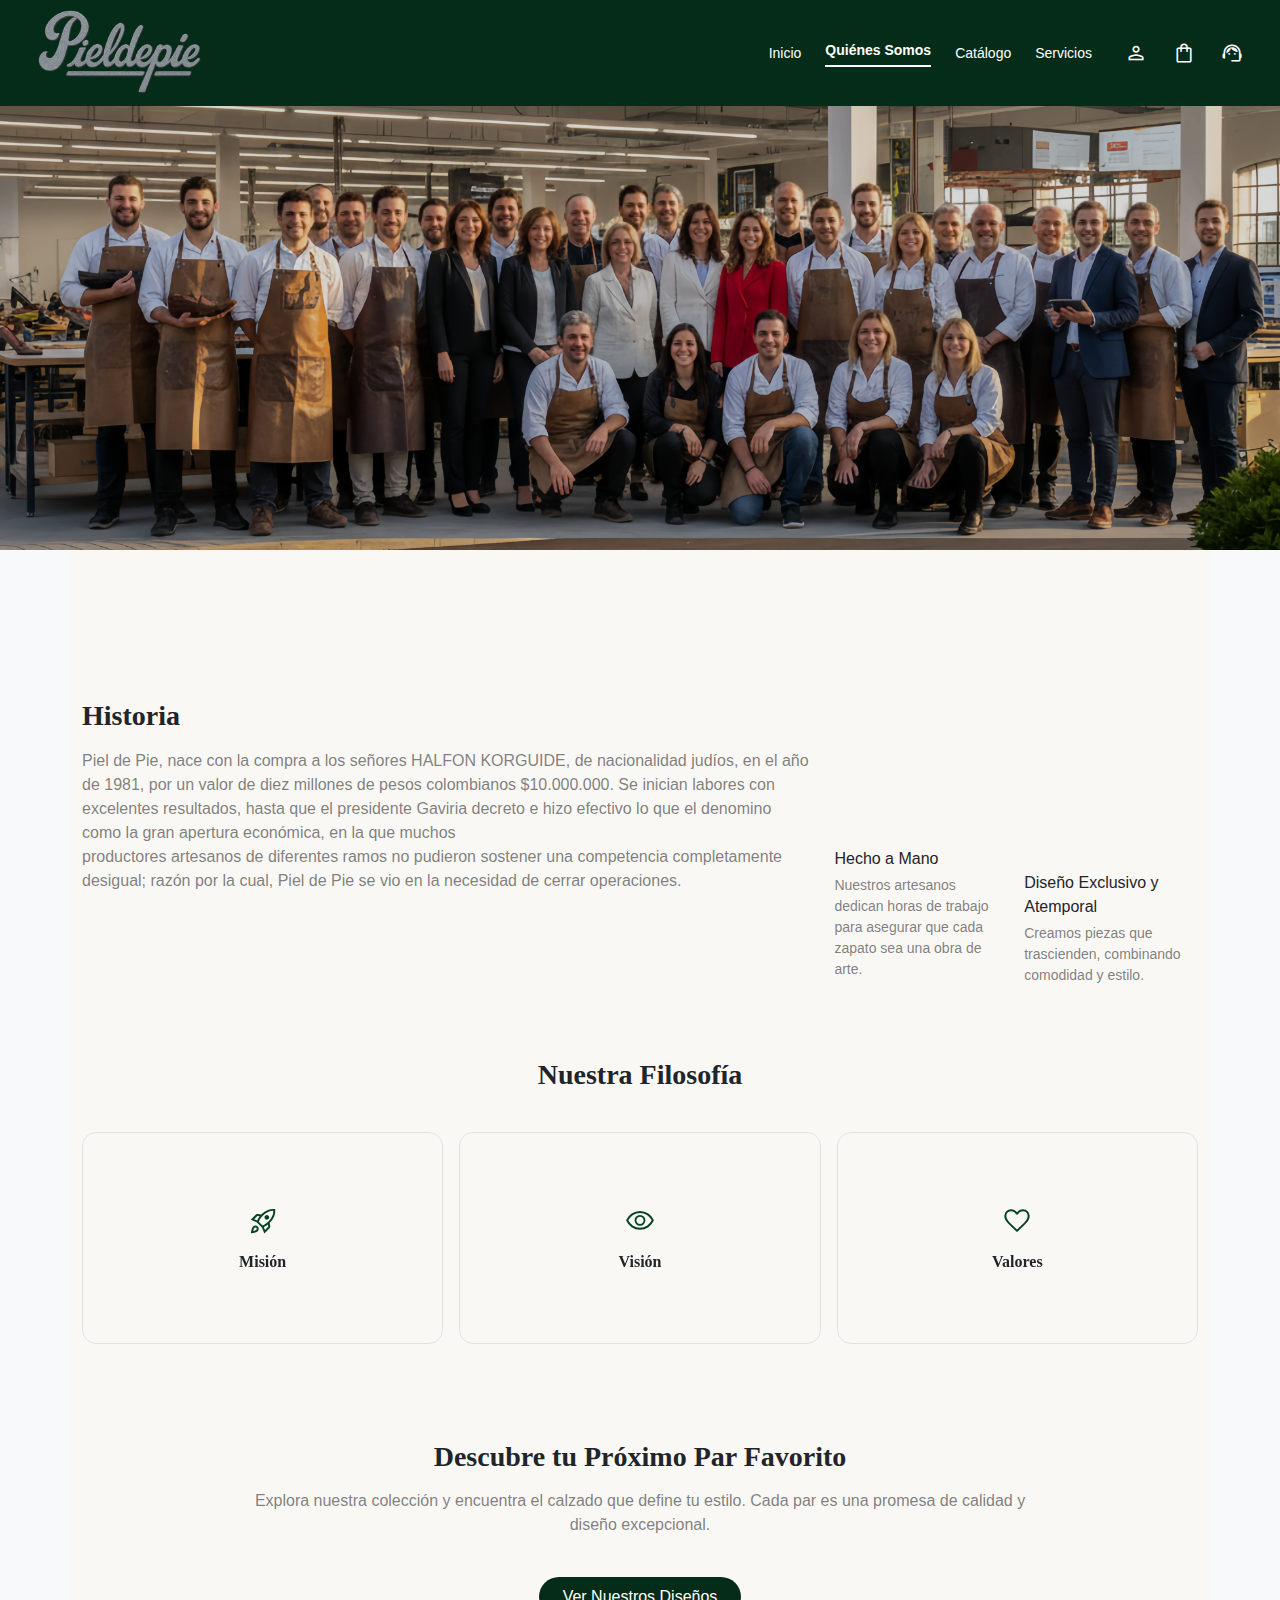
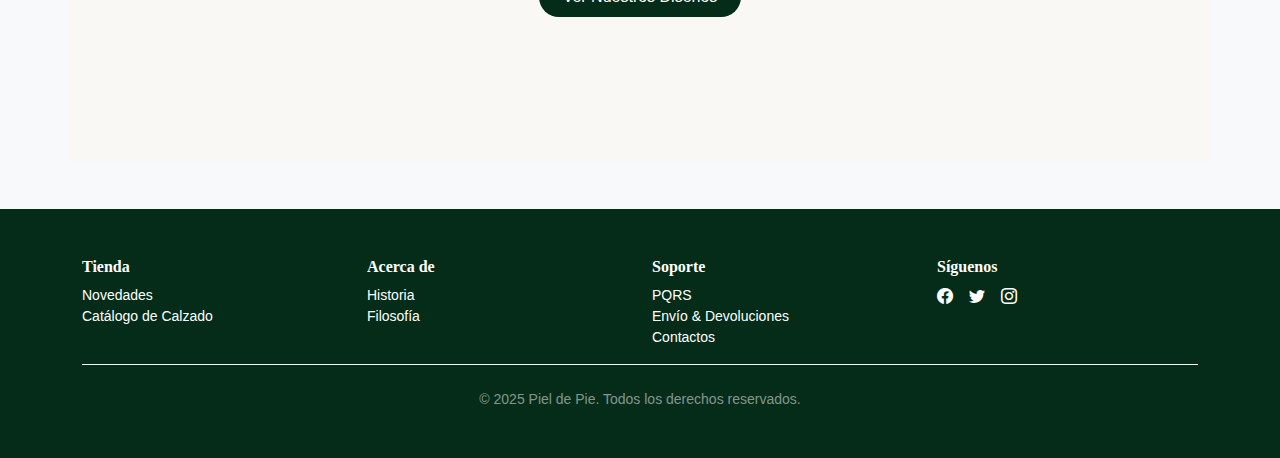
<file: client/quienes_somos.html>
<!doctype html>
    <html class="light" lang="es">
    <head>
    <meta charset="utf-8" />
    <meta name="viewport" content="width=device-width, initial-scale=1" />
    <title>Quiénes Somos</title>

    <link href="https://cdn.jsdelivr.net/npm/bootstrap@5.3.2/dist/css/bootstrap.min.css" rel="stylesheet" />
    <link href="https://cdn.jsdelivr.net/npm/bootstrap-icons@1.11.3/font/bootstrap-icons.css" rel="stylesheet">
    <link rel="shortcut icon" href="../client/assets/icons/P-logo-ico.ico" type="image/x-icon">
    <link rel="preconnect" href="https://fonts.googleapis.com">
    <link rel="stylesheet" href="../client/css/quienes_somos.css">
    <link rel="stylesheet" href="../client/css/index.css">
    <link rel="preconnect" href="https://fonts.gstatic.com" crossorigin>
    <link href="https://fonts.googleapis.com/css2?family=Manrope:wght@400;500;700;800&display=swap" rel="stylesheet">
    <link href="https://fonts.googleapis.com/css2?family=Material+Symbols+Outlined" rel="stylesheet">

    </head>
    <body class="bg-light text-body">

    <div class="d-flex flex-column min-vh-100">
            <header class="w-100 position-fixed top-0 start-0 z-3" style="background-color: #042c18;">
                <div class="container-fluid">
                    <div class="d-flex align-items-center justify-content-between py-2 px-3">
                
                        <div class="d-flex align-items-center gap-2">
                            <a href="index.html" class="d-flex align-items-center logo-container">
                                <img src="../client/assets/img/logooriginal.webp" alt="Logo Piel de Pie" 
                                class="navbar-logo"></a>
                        </div>

                        <div class="d-flex align-items-center gap-4">
                            <nav class="d-none d-lg-flex align-items-center gap-4">
                            <a class="small text-decoration-none text-white" href="../client/index.html">Inicio</a>
                            <a class="small text-decoration-none text-white fw-bold border-bottom border-2 border-white pb-1" href="../client/quienes_somos.html">Quiénes Somos</a>
                            <a class="small text-decoration-none text-white" href="../client/catalogo.html">Catálogo</a>
                            <a class="small text-decoration-none text-white" href="../client/servicios.html">Servicios</a>
                            </nav>

                            <div class="d-flex gap-2 align-items-center">
                                <button id="loginButton" class="btn btn-transparent rounded-circle d-flex align-items-center justify-content-center nav-icon-btn" style="width:40px;height:40px;">
                                    <span class="material-symbols-outlined text-white">person</span>
                                </button>

                                <div class="position-relative">
                                    <button id="cartButton" class="btn btn-transparent rounded-circle d-flex align-items-center justify-content-center nav-icon-btn" style="width:40px;height:40px;">
                                    <span class="material-symbols-outlined text-white">shopping_bag</span>
                                    </button>
                                    <span id="cartCountBadge" class="badge bg-danger rounded-pill position-absolute top-0 end-0 translate-middle" style="display:none;">0</span>
                                </div>
                                <a href="../client/soporte.html" class="nav-icon-link" aria-label="Soporte al Cliente">
                                    <span class="material-symbols-outlined">support_agent</span>
                                </a>
                            </div>
                        </div>
                    </div>
                </div>
            </header>

            <!-- Nos ayuda al espaciado para que el contenido no quede detrás del navbar -->
            <div style="height:70px;"></div>

            <div class="banner-carousel-wrapper">
                <div id="pielDePieCarousel" class="carousel slide" data-bs-ride="carousel" data-bs-interval="5000" data-bs-pause="hover">
                    <div class="carousel-inner">

                        <div class="carousel-item active">
                            <div class="carousel-bg" style="background-image: url('../client/assets/img/catalogo/quienessomos1.webp');">
                            </div>
                                <div class="carousel-overlay container-fluid">
                                    <div class="carousel-content row gx-0 align-items-center">
                                        <div class="col-12 col-md-6">
                                        </div>
                                        <div class="col-12 col-md-6 d-none d-md-block">
                                        </div>
                                    </div>
                                </div>
                        </div>
                    </div>
                </div>
            </div>
            <main class="container py-5 flex-grow-1" style="background-color: #FAF8F5;">

                <section class="d-flex flex-column flex-md-row gap-4 align-items-center py-4">
                    <div class="flex-fill">
                        <h2 class="h3 fw-bold">Historia</h2>
                        <p class="mt-3 text-muted-70">Piel de Pie, nace con la compra a los señores HALFON KORGUIDE, de nacionalidad judíos, en el año de 1981, por un valor de diez millones de pesos colombianos $10.000.000. Se inician labores con excelentes resultados, hasta que el presidente Gaviria decreto e hizo efectivo lo que el denomino como la gran apertura económica, en la que muchos <br> productores artesanos de diferentes ramos no pudieron sostener una competencia completamente desigual; razón por la cual, Piel de Pie se vio en la necesidad de cerrar operaciones.
                        </p>
                    </div>

                    <div class="flex-fill d-grid gap-3" style="grid-template-columns:repeat(2,1fr);">
                        <div>
                            <div class="ratio-4-5 rounded-xl bg-cover" style="background-image:url('https://lh3.googleusercontent.com/aida-public/[base64]');"></div>
                            <div class="mt-2">
                                <p class="mb-1 fw-medium">Hecho a Mano</p>
                                <p class="small text-muted-70 mb-0">Nuestros artesanos dedican horas de trabajo para asegurar que cada zapato sea una obra de arte.</p>
                            </div>
                        </div>

                        <div class="pt-4">
                                <div class="ratio-4-5 rounded-xl bg-cover" style="background-image:url('https://lh3.googleusercontent.com/aida-public/[base64]');"></div>
                            <div class="mt-2">
                                <p class="mb-1 fw-medium">Diseño Exclusivo y Atemporal</p>
                                <p class="small text-muted-70 mb-0">Creamos piezas que trascienden, combinando comodidad y estilo.</p>
                            </div>
                        </div>
                    </div>
                </section>

                <section class="text-center mt-5">
                    <h2 class="h3 fw-bold mb-3">Nuestra Filosofía</h2>

                    <div class="row g-3 mt-4 justify-content-center">

                        <!-- Misión -->
                        <div class="col-12 col-md-4 d-flex">
                        <div class="flip-card" role="button" tabindex="0" aria-pressed="false" aria-label="Misión - hacer clic para ver más">
                            <div class="flip-card-inner">
                            <div class="flip-card-front d-flex flex-column align-items-center justify-content-center p-4">
                                <div class="text-primary mb-2">
                                <span class="material-symbols-outlined fs-2">rocket_launch</span>
                                </div>
                                <h3 class="h6 fw-bold mb-0">Misión</h3>
                            </div>
                            <div class="flip-card-back p-4 d-flex flex-column justify-content-center">
                                <p class="small text-muted-70 mb-0">Es diseñar, producir y comercializar calzado de alta calidad exclusivo para dama, que combine comodidad, durabilidad y estilo, satisfaciendo las necesidades de nuestros clientes y contribuyendo al desarrollo del sector manufacturero nacional.</p>
                            </div>
                            </div>
                        </div>
                        </div>

                        <!-- Visión -->
                        <div class="col-12 col-md-4 d-flex">
                        <div class="flip-card" role="button" tabindex="0" aria-pressed="false" aria-label="Visión - hacer clic para ver más">
                            <div class="flip-card-inner">
                            <div class="flip-card-front d-flex flex-column align-items-center justify-content-center p-4">
                                <div class="text-primary mb-2">
                                <span class="material-symbols-outlined fs-2">visibility</span>
                                </div>
                                <h3 class="h6 fw-bold mb-0">Visión</h3>
                            </div>
                            <div class="flip-card-back p-4 d-flex flex-column justify-content-center">
                                <p class="small text-muted-70 mb-0">Ser una empresa líder en la industria manufacturera del calzado, reconocida a nivel nacional e internacional por la excelencia de nuestros productos, la innovación en el diseño y la sostenibilidad en nuestros procesos productivos. </p>
                            </div>
                            </div>
                        </div>
                        </div>
                        <div class="col-12 col-md-4 d-flex">
                        <div class="flip-card" role="button" tabindex="0" aria-pressed="false" aria-label="Valores - hacer clic para ver más">
                            <div class="flip-card-inner">
                            <div class="flip-card-front d-flex flex-column align-items-center justify-content-center p-4">
                                <div class="text-primary mb-2">
                                <span class="material-symbols-outlined fs-2">favorite</span>
                                </div>
                                <h3 class="h6 fw-bold mb-0">Valores</h3>
                            </div>
                            <div class="flip-card-back p-4 d-flex flex-column justify-content-center">
                                <p class="small text-muted-70 mb-0">Calidad, innovación, responsabilidad y compromiso con nuestra clientela y colaboradores. Trabajamos con honestidad y respeto, promoviendo el trabajo en equipo y la mejora continua en cada etapa del proceso productivo.</p>
                            </div>
                            </div>
                        </div>
                        </div>

                    </div>
                </section>


                <section class="text-center my-5 py-5">
                    <h2 class="h3 fw-bold">Descubre tu Próximo Par Favorito</h2>
                    <p class="text-muted-70 mt-3 mx-auto" style="max-width:800px;">Explora nuestra colección y encuentra el calzado que define tu estilo. Cada par es una promesa de calidad y diseño excepcional.</p>
                    <a href="../client/catalogo.html"><button class="btn btn-primary-theme rounded-pill mt-4 px-4 py-2">Ver Nuestros Diseños</button></a>
                </section>

            </main>

            <footer class="footer-custom mt-5">
                <div class="container py-5">
                    <div class="row gy-4">
                    <div class="col-6 col-md-3">
                        <h6 class="fw-bold text-white">Tienda</h6>
                        <ul class="list-unstyled small">
                        <li><a class="text-white text-decoration-none" href="index.html#novedades">Novedades</a></li>
                        <li><a class="text-white text-decoration-none" href="catalogo.html">Catálogo de Calzado</a></li>
                        </ul>
                    </div>
                    <div class="col-6 col-md-3">
                        <h6 class="fw-bold text-white">Acerca de</h6>
                        <ul class="list-unstyled small">
                        <li><a class="text-white text-decoration-none" href="../client/quienes_somos.html">Historia</a></li>
                        <li><a class="text-white text-decoration-none" href="../client/quienes_somos.html">Filosofía</a></li>
                        </ul>
                    </div>
                    <div class="col-6 col-md-3">
                        <h6 class="fw-bold text-white">Soporte</h6>
                        <ul class="list-unstyled small">
                        <li><a class="text-white text-decoration-none" href="../client/soporte.html">PQRS</a></li>
                        <li><a class="text-white text-decoration-none" href="../client/soporte.html">Envío &amp; Devoluciones</a></li>
                        <li><a class="text-white text-decoration-none" href="../client/soporte.html">Contactos</a></li>
                        </ul>
                    </div>
                    <div class="col-6 col-md-3">
                        <h6 class="fw-bold text-white">Síguenos</h6>
                        <div class="d-flex gap-3 mt-2">
                        <a class="text-white" href="https://www.facebook.com/profile.php?id=61583705141412" target="_blank"><i class="bi bi-facebook"></i></a>
                        <a class="text-white" href="https://x.com/PieldePie19" target="_blank"><i class="bi bi-twitter"></i></a>
                        <a class="text-white" href="#"><i class="bi bi-instagram"></i></a>
                        </div>
                    </div>
                    </div>
                    <div class="border-top border-light pt-4 text-center small text-white-50">
                    © 2025 Piel de Pie. Todos los derechos reservados.
                    </div>
                </div>
                </footer>
    </div>


            <script>
            //flip de las cartas
            (function () {
                const cards = document.querySelectorAll('.flip-card');

                cards.forEach(card => {
                card.addEventListener('click', function (e) {
                    if (e.target.tagName.toLowerCase() === 'a') return;
                    this.classList.toggle('is-flipped');
                    const pressed = this.classList.contains('is-flipped');
                    this.setAttribute('aria-pressed', pressed);
                });

                card.addEventListener('keydown', function (e) {
                    if (e.key === 'Enter' || e.key === ' ') {
                    e.preventDefault();
                    this.classList.toggle('is-flipped');
                    const pressed = this.classList.contains('is-flipped');
                    this.setAttribute('aria-pressed', pressed);
                    }
                    if (e.key === 'Escape') {
                    this.classList.remove('is-flipped');
                    this.setAttribute('aria-pressed', false);
                    }
                });
                });
            })();
            </script>

    </body>
    </html>
</file>
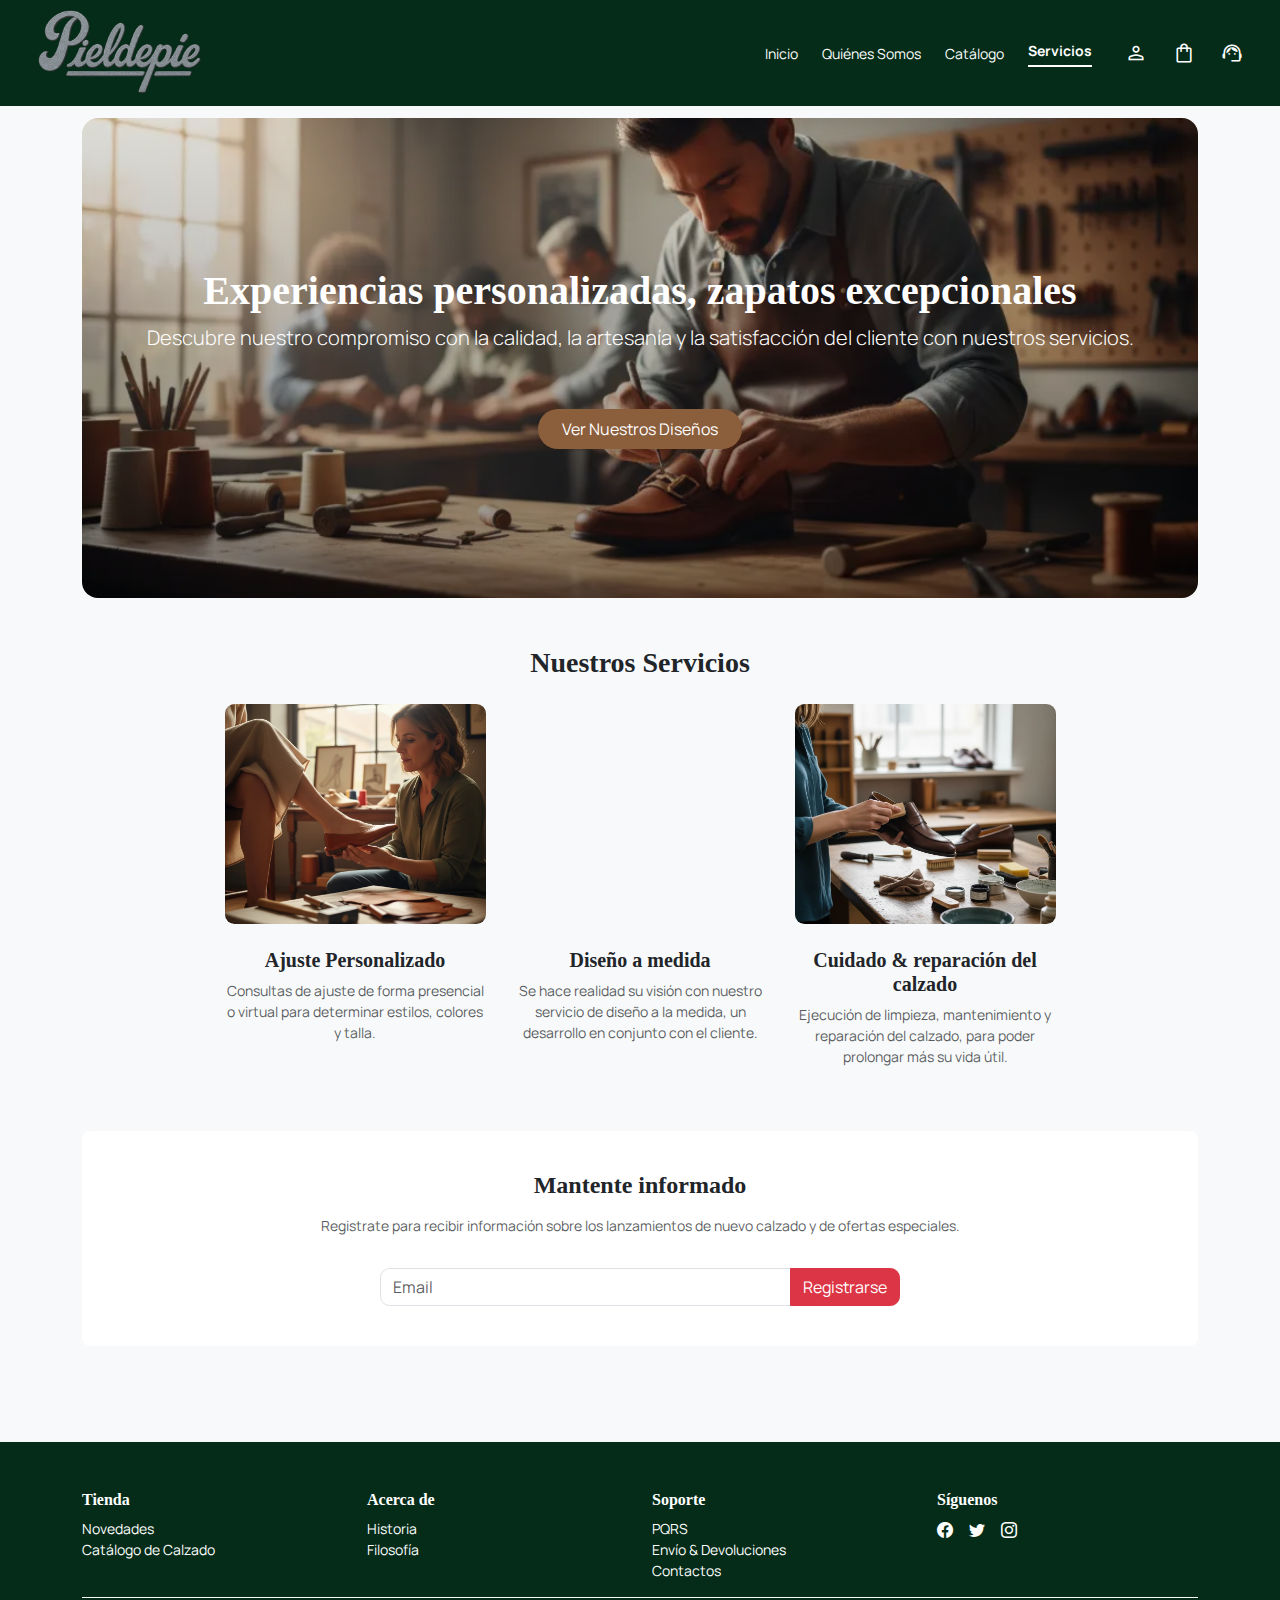
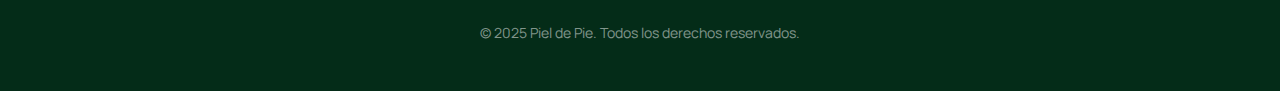
<file: client/servicios.html>
<!doctype html>
    <html lang="es">
    <head>
    <meta charset="utf-8" />
    <meta name="viewport" content="width=device-width, initial-scale=1" />
    <title>Servicios</title>

    <link href="https://cdn.jsdelivr.net/npm/bootstrap@5.3.2/dist/css/bootstrap.min.css" rel="stylesheet">
    <link href="https://cdn.jsdelivr.net/npm/bootstrap-icons@1.11.3/font/bootstrap-icons.css" rel="stylesheet">
    <link rel="shortcut icon" href="../client/assets/icons/P-logo-ico.ico" type="image/x-icon">
    <link rel="preconnect" href="https://fonts.googleapis.com">
    <link rel="stylesheet" href="../client/css/index.css">
    <link rel="preconnect" href="https://fonts.gstatic.com" crossorigin>
    <link href="https://fonts.googleapis.com/css2?family=Manrope:wght@400;500;700;800&display=swap" rel="stylesheet">
    <link href="https://fonts.googleapis.com/css2?family=Material+Symbols+Outlined" rel="stylesheet">

    <style>
        body{ font-family: 'Manrope', sans-serif; }
        .hero-visual{ min-height:480px; background-size:cover; background-position:center; border-radius:1rem; }
        .service-card .bg-img{ height:220px; background-size:cover; background-position:center; border-radius:.6rem; }
        .subscribe-input{ border-radius: .6rem 0 0 .6rem; }
        .subscribe-btn{ border-radius: 0 .6rem .6rem 0; }
        .btn-primary-theme {
        background-color: #8B5E3C; 
        color: #fff; 
        border: none; 
        transition: all 0.3s ease; 
        }

        .btn-primary-theme:hover {
        background-color: #042c18; 
        color: #fff;
        }
    </style>
    </head>
    <body class="bg-light text-body">
        <header class="w-100 position-fixed top-0 start-0 z-3" style="background-color: #042c18;">
            <div class="container-fluid">
                <div class="d-flex align-items-center justify-content-between py-2 px-3">
        
                    <div class="d-flex align-items-center gap-2">
                        <a href="index.html" class="d-flex align-items-center logo-container">
                            <img 
                            src="../client/assets/img/logooriginal.webp" 
                            alt="Logo Piel de Pie" 
                            class="navbar-logo"></a>
                    </div>
                    <div class="d-flex align-items-center gap-4">
                        <nav class="d-none d-lg-flex align-items-center gap-4">
                        <a class="small text-decoration-none text-white" href="../client/index.html">Inicio</a>
                        <a class="small text-decoration-none text-white" href="../client/quienes_somos.html">Quiénes Somos</a>
                        <a class="small text-decoration-none text-white" href="../client/catalogo.html">Catálogo</a>
                        <a class="small text-decoration-none text-white fw-bold border-bottom border-2 border-white pb-1" href="../client/servicios.html">Servicios</a>
                        </nav>

                        <div class="d-flex gap-2 align-items-center">
                            <button id="loginButton" class="btn btn-transparent rounded-circle d-flex align-items-center justify-content-center nav-icon-btn" style="width:40px;height:40px;">
                                <span class="material-symbols-outlined text-white">person</span>
                            </button>

                            <div class="position-relative">
                                <button id="cartButton" class="btn btn-transparent rounded-circle d-flex align-items-center justify-content-center nav-icon-btn" style="width:40px;height:40px;">
                                <span class="material-symbols-outlined text-white">shopping_bag</span>
                                </button>
                                <span id="cartCountBadge" class="badge bg-danger rounded-pill position-absolute top-0 end-0 translate-middle" style="display:none;">0</span>
                            </div>
                            <a href="../client/soporte.html" class="nav-icon-link" aria-label="Soporte al Cliente">
                                <span class="material-symbols-outlined">support_agent</span>
                            </a>
                        </div>

                    </div>
                </div>
            </div>
        </header>

<div style="height:70px;"></div>
    <main class="py-5">
        <div class="container">

            <section class="mb-5">
                <div class="hero-visual p-4 d-flex flex-column align-items-center justify-content-center text-center text-white" style="background-image: linear-gradient(rgba(0,0,0,.12), rgba(0,0,0,.45)), url(../client/assets/img/catalogo/servicios1.webp);">
                    <div class="mb-3">
                        <h1 class="display-6 fw-bold">Experiencias personalizadas, zapatos excepcionales</h1>
                        <p class="lead">Descubre nuestro compromiso con la calidad, la artesanía y la satisfacción del cliente con nuestros servicios.</p>
                    </div>
                    <a href="#services"><button class="btn btn-primary-theme rounded-pill mt-4 px-4 py-2">Ver Nuestros Diseños</button></a>
                </div>
            </section>

            <section id="services" class="mb-5">
                <div class="text-center mb-4">
                    <h2 class="h3 fw-bold">Nuestros Servicios</h2>
                </div>

                <div class="row g-4 justify-content-center text-center">

                    <div class="col-12 col-sm-6 col-lg-3">
                        <div class="service-card">
                            <div class="bg-img"
                            style="background-image:url(../client/assets/img/catalogo/servicios2.webp);">
                            </div>
                            <div class="mt-4">
                            <h5 class="fw-bold">Ajuste Personalizado</h5>
                            <p class="text-muted small">Consultas de ajuste de forma presencial o virtual para determinar estilos, colores y talla.</p>
                            </div>
                        </div>
                    </div>

                    <div class="col-12 col-sm-6 col-lg-3">
                        <div class="service-card">
                            <div class="bg-img"
                            style="background-image:url('https://lh3.googleusercontent.com/aida-public/[base64]');">
                            </div>
                            <div class="mt-4">
                            <h5 class="fw-bold">Diseño a medida</h5>
                            <p class="text-muted small">Se hace realidad su visión con nuestro servicio de diseño a la medida, un desarrollo en conjunto con el cliente.</p>
                            </div>
                        </div>
                    </div>

                    <div class="col-12 col-sm-6 col-lg-3">
                        <div class="service-card">
                            <div class="bg-img"
                            style="background-image:url(../client/assets/img/catalogo/servicios3.webp);">
                            </div>
                            <div class="mt-4">
                            <h5 class="fw-bold">Cuidado & reparación del calzado</h5>
                            <p class="text-muted small">Ejecución de limpieza, mantenimiento y reparación del calzado, para poder prolongar más su vida útil.</p>
                            </div>
                        </div>
                    </div>

                </div>
            </section>


        <section class="bg-white rounded-3 p-4">
            <div class="d-flex flex-column align-items-center text-center gap-3 p-3">
            <h3 class="h4 fw-bold mb-0">Mantente informado</h3>
            <p class="text-muted small mb-0">Registrate para recibir información sobre los lanzamientos de nuevo calzado y de ofertas especiales.</p>
            <form class="d-flex mt-3 w-100 justify-content-center">
                <div class="input-group w-100 w-md-50" style="max-width:520px;">
                <input type="email" class="form-control subscribe-input" placeholder="Email" aria-label="Correo" />
                <button class="btn btn-danger subscribe-btn" type="submit">Registrarse</button>
            </form>
            </div>
        </section>

        </div>
    </main>
<footer class="footer-custom mt-5">
            <div class="container py-5">
                <div class="row gy-4">
                <div class="col-6 col-md-3">
                    <h6 class="fw-bold text-white">Tienda</h6>
                    <ul class="list-unstyled small">
                    <li><a class="text-white text-decoration-none" href="index.html#novedades">Novedades</a></li>
                    <li><a class="text-white text-decoration-none" href="catalogo.html">Catálogo de Calzado</a></li>
                    </ul>
                </div>
                <div class="col-6 col-md-3">
                    <h6 class="fw-bold text-white">Acerca de</h6>
                    <ul class="list-unstyled small">
                    <li><a class="text-white text-decoration-none" href="../client/quienes_somos.html">Historia</a></li>
                    <li><a class="text-white text-decoration-none" href="../client/quienes_somos.html">Filosofía</a></li>
                    </ul>
                </div>
                <div class="col-6 col-md-3">
                    <h6 class="fw-bold text-white">Soporte</h6>
                    <ul class="list-unstyled small">
                    <li><a class="text-white text-decoration-none" href="../client/soporte.html">PQRS</a></li>
                    <li><a class="text-white text-decoration-none" href="../client/soporte.html">Envío &amp; Devoluciones</a></li>
                    <li><a class="text-white text-decoration-none" href="../client/soporte.html">Contactos</a></li>
                    </ul>
                </div>
                <div class="col-6 col-md-3">
                    <h6 class="fw-bold text-white">Síguenos</h6>
                    <div class="d-flex gap-3 mt-2">
                    <a class="text-white" href="https://www.facebook.com/profile.php?id=61583705141412" target="_blank"><i class="bi bi-facebook"></i></a>
                    <a class="text-white" href="https://x.com/PieldePie19" target="_blank"><i class="bi bi-twitter"></i></a>
                    <a class="text-white" href="#"><i class="bi bi-instagram"></i></a>
                    </div>
                </div>
                </div>
                <div class="border-top border-light pt-4 text-center small text-white-50">
                © 2025 Piel de Pie. Todos los derechos reservados.
                </div>
            </div>
            </footer>

    <script></script>
    </body>
    </html>
</file>
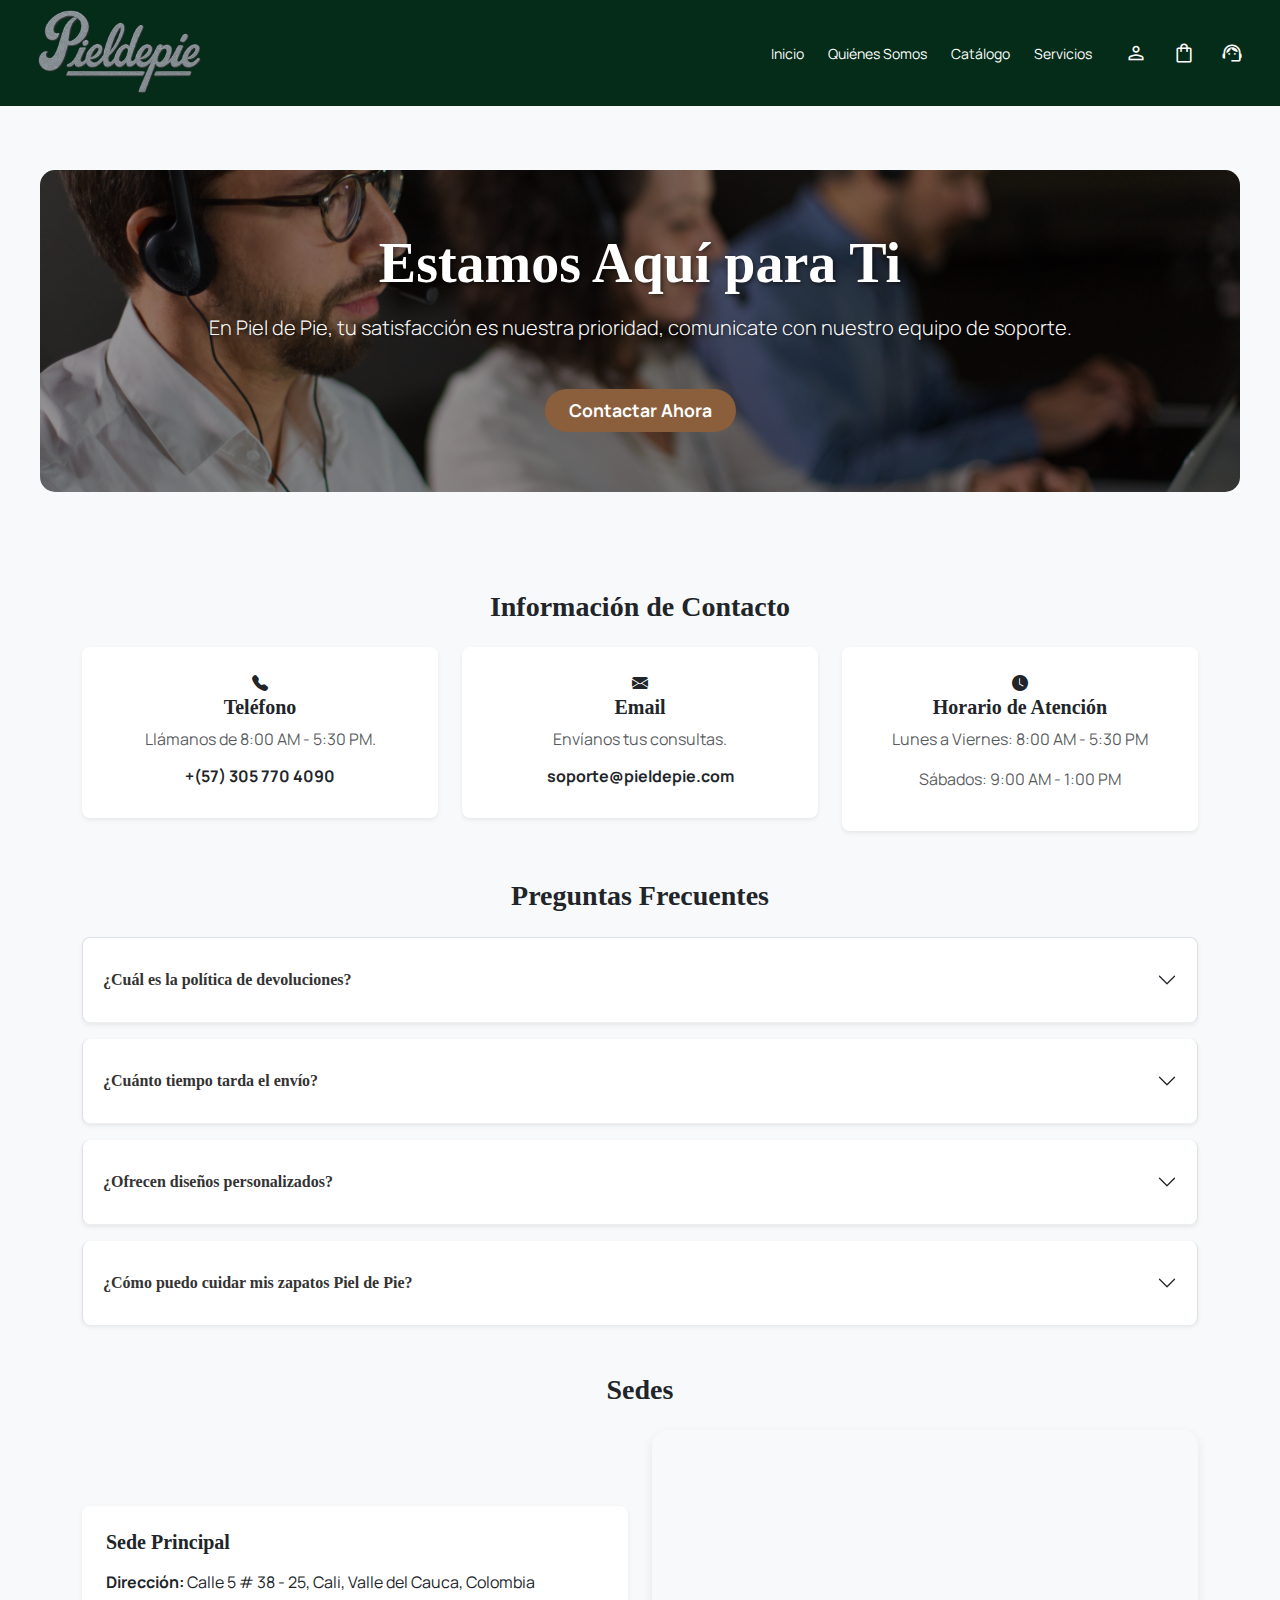
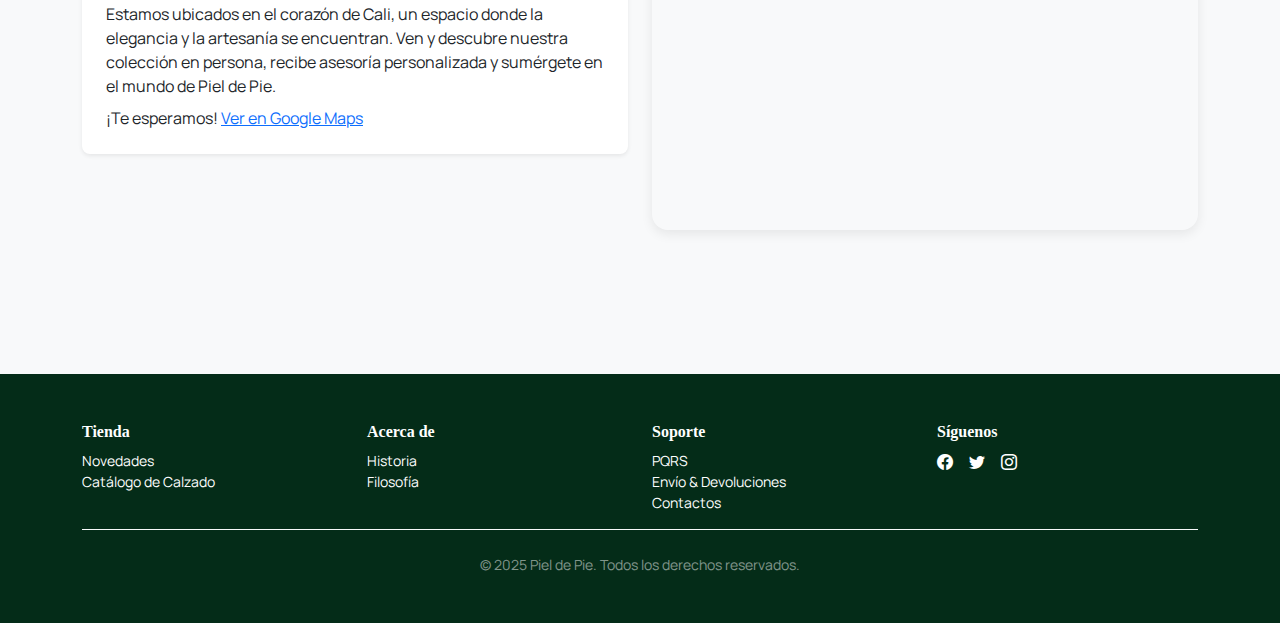
<file: client/soporte.html>
<!doctype html>
<html lang="es">
<head>
<meta charset="utf-8" />
<meta name="viewport" content="width=device-width, initial-scale=1" />
<title>Soporte</title>

<link href="https://cdn.jsdelivr.net/npm/bootstrap@5.3.2/dist/css/bootstrap.min.css" rel="stylesheet">
<link href="https://cdn.jsdelivr.net/npm/bootstrap-icons@1.11.3/font/bootstrap-icons.css" rel="stylesheet">
<link rel="shortcut icon" href="../client/assets/icons/P-logo-ico.ico" type="image/x-icon">
<link rel="preconnect" href="https://fonts.googleapis.com">
<link rel="stylesheet" href="../client/css/index.css">
<link rel="stylesheet" href="../client/css/soporte.css">
<link rel="preconnect" href="https://fonts.gstatic.com" crossorigin>
<link href="https://fonts.googleapis.com/css2?family=Manrope:wght@400;500;700;800&display=swap" rel="stylesheet">
<link href="https://fonts.googleapis.com/css2?family=Material+Symbols+Outlined" rel="stylesheet">

</head>
    <body class="bg-light text-body">
                <header class="w-100 position-fixed top-0 start-0 z-3" style="background-color: #042c18;">
                    <div class="container-fluid">
                        <div class="d-flex align-items-center justify-content-between py-2 px-3">
                
                            <div class="d-flex align-items-center gap-2">
                                <a href="index.html" class="d-flex align-items-center logo-container">
                                    <img 
                                    src="../client/assets/img/logooriginal.webp" 
                                    alt="Logo Piel de Pie" 
                                    class="navbar-logo"></a>
                            </div>
                            <div class="d-flex align-items-center gap-4">
                                <nav class="d-none d-lg-flex align-items-center gap-4">
                                <a class="small text-decoration-none text-white" href="../client/index.html">Inicio</a>
                                <a class="small text-decoration-none text-white" href="../client/quienes_somos.html">Quiénes Somos</a>
                                <a class="small text-decoration-none text-white" href="../client/catalogo.html">Catálogo</a>
                                <a class="small text-decoration-none text-white" href="../client/servicios.html">Servicios</a>
                                </nav>

                                <div class="d-flex gap-2 align-items-center">
                                    <button id="loginButton" class="btn btn-transparent rounded-circle d-flex align-items-center justify-content-center nav-icon-btn" style="width:40px;height:40px;">
                                        <span class="material-symbols-outlined text-white">person</span>
                                    </button>

                                    <div class="position-relative">
                                        <button id="cartButton" class="btn btn-transparent rounded-circle d-flex align-items-center justify-content-center nav-icon-btn" style="width:40px;height:40px;">
                                        <span class="material-symbols-outlined text-white">shopping_bag</span>
                                        </button>
                                        <span id="cartCountBadge" class="badge bg-danger rounded-pill position-absolute top-0 end-0 translate-middle" style="display:none;">0</span>
                                    </div>

                                    <a href="#" class="nav-icon-link" aria-label="Soporte al Cliente">
                                        <span class="material-symbols-outlined">support_agent</span>
                                    </a>
                                </div>

                            </div>
                        </div>
                    </div>
                </header>
                <div style="height:70px;"></div>
                    <div style="height:70px;">
                    </div> 
                    <section class="hero-support-banner">
                        <div class="content">
                            <h1 class="display-4 fw-bold mb-3">Estamos Aquí para Ti</h1>
                            <p class="lead">En Piel de Pie, tu satisfacción es nuestra prioridad, comunicate con nuestro equipo de soporte.</p>
                            <a href="https://wa.link/qzzb73" target="_blank" class="btn btn-primary-theme rounded-pill mt-3 px-4 py-2">Contactar Ahora</a>
                        </div>
                    </section>

                <main class="py-5">
                    <div class="container">

                            <section id="contact-info" class="mb-5">
                                <h2 class="h3 fw-bold text-center mb-4">Información de Contacto</h2>
                                <div class="row g-4 justify-content-center">
                                    <div class="col-md-4 text-center">
                                        <div class="p-4 bg-white rounded-3 shadow-sm">
                                            <i class="bi bi-telephone-fill icon mb-3"></i>
                                            <h5 class="fw-bold">Teléfono</h5>
                                            <p class="text-muted">Llámanos de 8:00 AM - 5:30 PM.</p>
                                            <p class="h6 fw-bold">+(57) 305 770 4090</p>
                                        </div>
                                    </div>
                                    <div class="col-md-4 text-center">
                                        <div class="p-4 bg-white rounded-3 shadow-sm">
                                            <i class="bi bi-envelope-fill icon mb-3"></i>
                                            <h5 class="fw-bold">Email</h5>
                                            <p class="text-muted">Envíanos tus consultas.</p>
                                            <p class="h6 fw-bold">soporte@pieldepie.com</p>
                                        </div>
                                    </div>
                                    <div class="col-md-4 text-center">
                                        <div class="p-4 bg-white rounded-3 shadow-sm">
                                            <i class="bi bi-clock-fill icon mb-3"></i>
                                            <h5 class="fw-bold">Horario de Atención</h5>
                                            <p class="text-muted">Lunes a Viernes: 8:00 AM - 5:30 PM</p>
                                            <p class="text-muted">Sábados: 9:00 AM - 1:00 PM</p>
                                        </div>
                                    </div>
                                </div>
                            </section>

                            <section class="mb-5">
                                    <h2 class="h3 fw-bold text-center mb-4">Preguntas Frecuentes</h2>
                                    <div class="accordion" id="faqAccordion">

                                            <div class="accordion-item faq-item bg-white rounded-3 shadow-sm mb-3">
                                                <h2 class="accordion-header" id="headingOne">
                                                <button class="accordion-button faq-question collapsed" type="button" data-bs-toggle="collapse" data-bs-target="#collapseOne" aria-expanded="false" aria-controls="collapseOne">
                                                    ¿Cuál es la política de devoluciones?
                                                </button>
                                                </h2>
                                                <div id="collapseOne" class="accordion-collapse collapse" aria-labelledby="headingOne" data-bs-parent="#faqAccordion">
                                                    <div class="accordion-body faq-answer">
                                                        Aceptamos devoluciones de productos sin usar en su estado original dentro de los 30 días posteriores a la compra.
                                                    </div>
                                                </div>
                                            </div>
                                            <div class="accordion-item faq-item bg-white rounded-3 shadow-sm mb-3">
                                                <h2 class="accordion-header" id="headingTwo">
                                                <button class="accordion-button faq-question collapsed" type="button" data-bs-toggle="collapse" data-bs-target="#collapseTwo" aria-expanded="false" aria-controls="collapseTwo">
                                                    ¿Cuánto tiempo tarda el envío?
                                                </button>
                                                </h2>
                                                <div id="collapseTwo" class="accordion-collapse collapse" aria-labelledby="headingTwo" data-bs-parent="#faqAccordion">
                                                    <div class="accordion-body faq-answer">
                                                        El envío estándar dentro de Colombia suele tardar de 3 a 5 días hábiles.
                                                    </div>
                                                </div>
                                            </div>
                                            <div class="accordion-item faq-item bg-white rounded-3 shadow-sm mb-3">
                                                <h2 class="accordion-header" id="headingThree">
                                                <button class="accordion-button faq-question collapsed" type="button" data-bs-toggle="collapse" data-bs-target="#collapseThree" aria-expanded="false" aria-controls="collapseThree">
                                                    ¿Ofrecen diseños personalizados?
                                                </button>
                                                </h2>
                                                <div id="collapseThree" class="accordion-collapse collapse" aria-labelledby="headingThree" data-bs-parent="#faqAccordion">
                                                    <div class="accordion-body faq-answer">
                                                        ¡Sí!,Contamos con un servicio de diseño a medida donde puedes colaborar con nuestros artesanos para crear el calzado de tus sueños. Ponte en contacto con nosotros para agendar una consulta y discutir tus ideas.
                                                    </div>
                                                </div>
                                            </div>
                                            <div class="accordion-item faq-item bg-white rounded-3 shadow-sm mb-3">
                                                <h2 class="accordion-header" id="headingFour">
                                                <button class="accordion-button faq-question collapsed" type="button" data-bs-toggle="collapse" data-bs-target="#collapseFour" aria-expanded="false" aria-controls="collapseFour">
                                                    ¿Cómo puedo cuidar mis zapatos Piel de Pie?
                                                </button>
                                                </h2>
                                                <div id="collapseFour" class="accordion-collapse collapse" aria-labelledby="headingFour" data-bs-parent="#faqAccordion">
                                                    <div class="accordion-body faq-answer">
                                                        Recomendamos limpiarlos con un paño suave y húmedo, evitar la exposición directa al sol y almacenarlos en un lugar fresco y seco, es importante recordar que cada par de zapatos viene con instrucciones de cuidado específicas según el material.
                                                    </div>
                                                </div>
                                            </div>
                            </section>

                            <section class="mb-5">
                                <h2 class="h3 fw-bold text-center mb-4">Sedes</h2>
                                <div class="row align-items-center g-4">
                                    <div class="col-md-6">
                                        <div class="p-4 bg-white rounded-3 shadow-sm">
                                            <h5 class="fw-bold mb-3">Sede Principal</h5>
                                            <p class="mb-2"><strong>Dirección:</strong> Calle 5 # 38 - 25, Cali, Valle del Cauca, Colombia</p>
                                            <p class="mb-2">Estamos ubicados en el corazón de Cali, un espacio donde la elegancia y la artesanía se encuentran. Ven y descubre nuestra colección en persona, recibe asesoría personalizada y sumérgete en el mundo de Piel de Pie.</p>
                                            <p class="mb-0">¡Te esperamos! <a href="https://www.google.com/maps/search/Calle+5+%23+38+-+25,+Cali,+Valle+del+Cauca,+Colombia" target="_blank" class="text-decoration-underline text-primary">Ver en Google Maps</a></p>
                                        </div>
                                    </div>
                                    <div class="col-md-6">
                                        <div class="map-container">
                                            <iframe src="https://www.google.com/maps/embed?pb=!1m18!1m12!1m3!1d3976.992830843343!2d-76.54128958461715!3d3.4475438522306893!2m3!1f0!2f0!3f0!3m2!1i1024!2i768!4f13.1!3m3!1m2!1s0x8e30a6c22c09191d%3A0x6a0f6e5e0d7c7b8c!2sCra.+39+%235-25%2C+Cali%2C+Valle+del+Cauca!5e0!3m2!1ses-419!2sco!4v1678930438699!5m2!1ses-419!2sco" width="100%" height="100%" style="border:0;" allowfullscreen="" loading="lazy" referrerpolicy="no-referrer-when-downgrade"></iframe>
                                        </div>
                                    </div>
                                </div>
                            </section>
                    </div>
                </main>
                <footer class="footer-custom mt-5">
                    <div class="container py-5">
                        <div class="row gy-4">
                        <div class="col-6 col-md-3">
                            <h6 class="fw-bold text-white">Tienda</h6>
                            <ul class="list-unstyled small">
                            <li><a class="text-white text-decoration-none" href="index.html#novedades">Novedades</a></li>
                            <li><a class="text-white text-decoration-none" href="catalogo.html">Catálogo de Calzado</a></li>
                            </ul>
                        </div>
                        <div class="col-6 col-md-3">
                            <h6 class="fw-bold text-white">Acerca de</h6>
                            <ul class="list-unstyled small">
                            <li><a class="text-white text-decoration-none" href="../client/quienes_somos.html">Historia</a></li>
                            <li><a class="text-white text-decoration-none" href="../client/quienes_somos.html">Filosofía</a></li>
                            </ul>
                        </div>
                        <div class="col-6 col-md-3">
                            <h6 class="fw-bold text-white">Soporte</h6>
                            <ul class="list-unstyled small">
                            <li><a class="text-white text-decoration-none" href="../client/soporte.html">PQRS</a></li>
                            <li><a class="text-white text-decoration-none" href="../client/soporte.html">Envío & Devoluciones</a></li>
                            <li><a class="text-white text-decoration-none" href="../client/soporte.html">Contactos</a></li>
                            </ul>
                        </div>
                        <div class="col-6 col-md-3">
                            <h6 class="fw-bold text-white">Síguenos</h6>
                            <div class="d-flex gap-3 mt-2">
                            <a class="text-white" href="https://www.facebook.com/profile.php?id=61583705141412" target="_blank"><i class="bi bi-facebook"></i></a>
                            <a class="text-white" href="https://x.com/PieldePie19" target="_blank"><i class="bi bi-twitter"></i></a>
                            <a class="text-white" href="#"><i class="bi bi-instagram"></i></a>
                            </div>
                        </div>
                        </div>
                        <div class="border-top border-light pt-4 text-center small text-white-50">
                        © 2025 Piel de Pie. Todos los derechos reservados.
                        </div>
                    </div>
                    </footer>

                <script src="https://cdn.jsdelivr.net/npm/bootstrap@5.3.2/dist/js/bootstrap.bundle.min.js"></script>
    </body>
</html>
</file>
<file: client/css/quienes_somos.css>
:root{
        --primary: #8B5E3C;
        --background-light:#F8F6F4;
        --background-dark:#221016;
        --text-light:#4A4A4A;
        --text-dark:#F8F6F4;
        --accent-light:#E6C3C1;
        --accent-dark:#8A9A5B;
        --border-light:#E6DBDF;
        --border-dark:#4A4A4A;
        --font-display: 'Manrope', sans-serif;
        }

        .nav-icon-btn {
        transition: all 0.3s ease;
        }

        .nav-icon-btn:hover {
        background-color: rgba(255, 255, 255, 0.15);
        transform: scale(1.1);
        }

        .nav-icon-btn:hover span {
        color: #ffcc00; 
        }
        
        .banner-carousel-wrapper {
        width: 100%;
        overflow: hidden;
        }

        .carousel-item {
        position: relative;
        height: 480px; 
        }

        @media (max-width: 767.98px) {
        .carousel-item { height: 260px; }
        }

        .carousel-bg {
        position: absolute;
        inset: 0;
        background-size: cover;
        background-position: center;
        filter: brightness(0.85);
        transition: transform 0.6s ease, filter 0.6s ease;
        }

        .carousel-overlay {
        position: absolute;
        inset: 0;
        display: flex;
        align-items: center;
        pointer-events: none; 
        }

        .carousel-content {
        pointer-events: auto;
        padding: 1.5rem;
        }

        .carousel-text {
        color: #fff;
        max-width: 520px;
        }
        .carousel-text h2 {
        font-size: 2rem;
        font-weight: 800;
        margin-bottom: .3rem;
        }
        .carousel-text p {
        margin-bottom: .8rem;
        opacity: 0.95;
        }


        .btn-banner {
        background-color: #c49a6c;
        color: #fff;
        border: none;
        padding: .55rem 1rem;
        border-radius: 999px;
        transition: transform .25s ease, box-shadow .25s ease;
        }
        .btn-banner:hover {
        transform: translateY(-3px);
        box-shadow: 0 8px 20px rgba(0,0,0,0.25);
        }

        .carousel-item:hover .carousel-bg {
        transform: scale(1.04);
        filter: brightness(0.95);
        }

        .carousel-indicators [data-bs-target] {
        width: 10px;
        height: 10px;
        border-radius: 50%;
        background-color: rgba(255,255,255,0.6);
        border: none;
        }
        .carousel-indicators .active {
        background-color: #fff;
        transform: scale(1.1);
        }

        .flip-card {
        width: 100%;
        border-radius: 14px;
        border: 1px solid var(--bs-border-color, rgba(0,0,0,0.08));
        background: transparent;
        overflow: hidden;
        perspective: 1000px;
        cursor: pointer;
        transition: transform 0.25s ease;
        display: flex;           
        align-items: stretch;
        }


        .flip-card-inner {
        width: 100%;
        position: relative;
        transform-style: preserve-3d;
        transition: transform 0.7s cubic-bezier(.2,.9,.3,1);
        min-height: 210px; 
        display: flex;
        }

        /* caras */
        .flip-card-front,
        .flip-card-back {
        backface-visibility: hidden;
        -webkit-backface-visibility: hidden;
        position: absolute;
        inset: 0;
        width: 100%;
        height: 100%;
        border-radius: 14px;
        }

        .flip-card-front {
        background: transparent;
        display: flex;
        flex-direction: column;
        justify-content: center;
        align-items: center;
        text-align: center;
        padding: 1.5rem;
        }

        .flip-card-back {
        background: var(--bs-white, #fff);
        transform: rotateY(180deg);
        padding: 1.25rem;
        color: var(--bs-body-color, #333);
        }

        .flip-card.is-flipped .flip-card-inner {
        transform: rotateY(180deg);
        }

        .flip-card:hover {
        box-shadow: 0 8px 24px rgba(4,28,24,0.12);
        transform: translateY(-4px);
        }

        .flip-card-back h3 {
        margin-bottom: .5rem;
        }
        .flip-card-back p {
        margin: 0;
        color: rgba(0,0,0,0.7);
        line-height: 1.4;
        font-size: .95rem;
        }

        .flip-card .material-symbols-outlined {
        color: #064420; 
        }

        .col-12.col-md-4.d-flex > .flip-card {
        height: 100%;
        }

        /* Ajustes responsivos */
        @media (max-width: 767.98px) {
        .flip-card-inner { min-height: 180px; }
        .flip-card-back p { font-size: .9rem; }
        }


        html.light { background-color: var(--background-light); color: var(--text-light); }
        html.dark  { background-color: var(--background-dark); color: var(--text-dark); }
        body { font-family: var(--font-display); background-color: transparent; }
        .material-symbols-outlined { font-variation-settings: 'FILL' 0, 'wght' 300, 'GRAD' 0, 'opsz' 24; }

        .bg-cover { background-size: cover; background-position: center; }
        .rounded-xl { border-radius: 1rem !important; }
        .border-theme { border-color: var(--border-light) !important; }
        html.dark .border-theme { border-color: var(--border-dark) !important; }
        .text-theme { color: var(--text-light) !important; }
        html.dark .text-theme { color: var(--text-dark) !important; }

        /* Maintain hero proportions using padding-top trick */
        .pt-60vh { padding-top: 60vh; max-height: 600px; }
        .ratio-4-5 { position: relative; width: 100%; padding-top: calc(5 / 4 * 100%); }
        .ratio-4-5 > * { position: absolute; inset: 0; }

        .overlay-dark { background: linear-gradient(0deg, rgba(0,0,0,0.4) 0%, rgba(0,0,0,0) 45%); }

        .text-muted-70 { color: rgba(74,74,74,0.70); }
        html.dark .text-muted-70 { color: rgba(248,246,244,0.60); }

        .btn-primary-theme { background-color: var(--primary); border-color: var(--primary); color: #fff; }
        .btn-primary-theme:hover { filter: brightness(.95); }

        @media (min-width: 768px) {
        .hero-grid { display: grid; grid-template-columns: 7fr 5fr; grid-template-rows: 1fr 1fr; gap: 1rem; height: 60vh; max-height:600px; }
        .hero-left { grid-row: 1 / span 2; grid-column: 1 / 2; }
        .hero-top-right { grid-column: 2 / 3; grid-row: 1 / 2; }
        .hero-bottom-right { grid-column: 2 / 3; grid-row: 2 / 3; }
        }
</file>
<file: client/css/index.css>
:root{
        --primary:#8B5E3C;
        --background-light:#FDFBF6;
        --background-dark:#211115;
        --color-borde: #e5dedc;
        --color-card-bg: #ffffff;
        --color-pestana-activa: #dd7607; 
        --text-main:#333333;
        --text-main-dark:#FDFBF6;
        --accent:#B2BBA1;
        --nude:#D8BBA2;
        --font-display: 'Cormorant Garamond', serif;
        --font-body: 'Work Sans', sans-serif;
        }
        .nav-icon-btn {
        transition: all 0.3s ease;
        }

        .nav-icon-btn:hover {
        background-color: rgba(255, 255, 255, 0.15);
        transform: scale(1.1);
        }

        .nav-icon-btn:hover span {
        color: #ffcc00; 
        }
        
        .nav-icon-link {
        color: white; 
        display: flex; 
        align-items: center;
        justify-content: center;
        width: 40px;
        height: 90px;
        border-radius: 50%;
        text-decoration: none; 
        transition: background-color 0.3s ease;
        }
        .nav-icon-link:hover {
            background-color: rgba(255, 255, 255, 0.1); 
        }

        .navbar {
        padding-top: 0.3rem;
        padding-bottom: 0.3rem;
        }

        .navbar img {
        transition: transform 0.3s ease;
        }

        .navbar img:hover {
        transform: scale(1.05);
        }
        .logo-container {
        height: 70px; 
        display: flex;
        align-items: center;
        }

        .navbar-logo {
        height: 145px; 
        width: auto;
        object-fit: contain;
        margin-top: -8px;
        margin-left: 20px;  
        transform: scale(1.2); 
        transition: transform 0.3s ease;
        }

        .navbar-logo:hover {
        transform: scale(1.3);
        }
    /* Estilo del Modal para el Desenfoque y no funciona */
        .modal-backdrop.show {
            opacity: 0 !important;
        }

        .modal-background-blur {
            position: fixed;
            top: 0;
            left: 0;
            width: 100%;
            height: 100%;
            background-color: rgba(255, 255, 255, 0.8); 
            backdrop-filter: blur(6px); 
            z-index: 1050; 
            opacity: 0;
            visibility: hidden;
            transition: opacity 0.3s ease;
        }

        .modal.show + .modal-background-blur {
            opacity: 1;
            visibility: visible;
        }

        .modal-content-custom {
            border-radius: 0.75rem; 
            box-shadow: 0 25px 50px -12px rgba(0, 0, 0, 0.25); 
            border: none;
            background-color: var(--color-card-bg); 
        }

        .nav-link-custom {
            border-bottom: 3px solid transparent;
            color: var(--color-secundario);
            padding-top: 1rem;
            padding-bottom: 0.75rem;
            font-weight: 700;
            font-size: 0.875rem;
            transition: border-color 0.3s, color 0.3s;
        }
        .nav-link-custom.active-tab {
            border-bottom-color: var(--color-pestana-activa);
            color: var(--bs-body-color);
        }

        .btn-custom-primary {
            background-color: var(--color-pestana-activa);
            color: white;
            font-weight: 700;
            padding: 1rem 1.5rem;
            border-radius: 0.5rem;
            transition: background-color 0.3s;
        }
        .btn-custom-primary:hover {
            background-color: #c89388;
            color: white;
        }

        .form-control-custom {
            border-color: var(--color-borde);
            background-color: var(--color-card-bg);
            color: var(--bs-body-color);
            height: 3.5rem; 
            padding: 0.9375rem 0.9375rem; 
            border-radius: 0.5rem; 
            font-size: 1rem;
        }
        .form-control-custom:focus {
            border-color: var(--color-pestana-activa);
            box-shadow: 0 0 0 0.25rem rgba(211, 163, 152, 0.25); 
            outline: 0;
        }
        .form-control-custom::placeholder {
            color: var(--color-secundario);
        }

        .btn-outline-secondary {
            border-color: var(--color-borde);
            color: var(--bs-body-color);
        }
        .btn-outline-secondary:hover {
            background-color: rgba(0, 0, 0, 0.03); 
            border-color: var(--color-borde);
        }
        .btn-outline-secondary .material-symbols-outlined {
            color: var(--color-secundario); 
        }

        .lead strong {
        font-weight: 800; 
        }

        .btn-primary-theme {
        background-color: #042c18; 
        color: #fff; 
        border: none; 
        transition: all 0.3s ease; 
        }

        .btn-primary-theme:hover {
        background-color: #8b5e3c; 
        color: #fff;
        }
        
        .category-card {
        transition: transform 0.4s ease, box-shadow 0.4s ease;
        cursor: pointer;
        }

        .category-card:hover {
        transform: scale(1.05);
        box-shadow: 0 8px 20px rgba(0, 0, 0, 0.3);
        }

        .category-card .card-overlay {
        position: absolute;
        inset: 0;
        background: rgba(0, 0, 0, 0.3);
        transition: background 0.4s ease;
        }

        .category-card:hover .card-overlay {
        background: rgba(0, 0, 0, 0.15);
        }
        
        .card-img-hover {
        transition: transform 0.5s ease, box-shadow 0.5s ease;
        }

        .card-img-hover:hover {
        transform: scale(0.95); 
        box-shadow: 0 8px 20px rgba(0, 0, 0, 0.3); 
        }

        .footer-custom {
        background-color: #042c18; 
        color: #fff;
        width: 100%;
        }

        .footer-custom a:hover {
        text-decoration: underline;
        color: #fff; 
        }

        html.light { background-color: var(--background-light); color: var(--text-main); }
        html.dark  { background-color: var(--background-dark); color: var(--text-main-dark); }
        body { font-family: var(--font-body); background-color: transparent; }
        h1,h2,h3,h4,h5,h6 { font-family: var(--font-display); }
        .material-symbols-outlined { font-variation-settings: 'FILL' 0, 'wght' 300, 'GRAD' 0, 'opsz' 24; }
        .bg-cover { background-size: cover; background-position: center; }
        .rounded-xl { border-radius: 1rem !important; }
        .rounded-2xl { border-radius: 1.5rem !important; }
        .text-accent { color: var(--accent) !important; }
        .bg-primary-20 { background-color: rgba(234, 210, 211, 0.412); }
        .bg-primary-40 { background-color: rgba(234,210,211,0.40); }
        .bg-accent { background-color: var(--accent) !important; }
        .text-nude { color: var(--nude) !important; }
        .border-primary-50 { border-color: rgba(234,210,211,0.5) !important; }
        .ratio-3-4 { position: relative; width: 100%; padding-top: calc(4 / 3 * 100%); }
        .ratio-3-4 > * { position: absolute; inset: 0; }
        .ratio-16-9 { position: relative; width: 100%; padding-top: calc(9 / 16 * 100%); }
        .ratio-16-9 > * { position: absolute; inset: 0; }
        .bg-aspect-cover { background-repeat: no-repeat; }
        .transition-colors { transition: background-color .2s, color .2s, opacity .2s; }
        .card-overlay { position: absolute; inset: 0; background: rgba(0,0,0,0.30); transition: background .2s; }
        .card:hover .card-overlay { background: rgba(0,0,0,0.10); }
        .footer-input:focus { outline: none; box-shadow: 0 0 0 0.2rem rgba(178,187,161,0.25); border-color: var(--accent); }
        @media (min-width: 480px) { .fs-5-responsive { font-size: 2.5rem; } }
        @media (min-width: 864px) { .two-col-lg { display: flex; gap: 2rem; } }


.galeria{
    width: 100%;
    padding: 20px;
    margin-top: 50px;
}

.galeria h2{
    font-weight: 600;
}

.galeria .container_galeria{
    width: 100%;
    margin-top: 20px;
    display: flex;
    align-items: center;
    justify-content: space-between;
    gap: 20px;
}

.galeria .container_imagenes{
    display: flex;
    gap: 10px;
    width: 60%;
}

/* Imagenes base */
.container_imagenes img{
    width: 50px;
    height: 400px;
    object-fit: cover;
    cursor: pointer;
    border-radius: 20px;
    transition: all .3s ease-out;
    border: solid 1px #042c18;
}

/* Imagen activa */
.container_imagenes img.activo{
    width: 450px;
}

.parrafo{
    width: 38%;
    font-size: 25px;
    line-height: 1.4;
}

/* ──────────────── RESPONSIVE ──────────────── */

/* Tablets */
@media (max-width: 1261px){
    .container_galeria{
        flex-direction: column;
        text-align: center;
    }

    .galeria .container_imagenes{
        width: 100%;
        justify-content: center;
    }

    .parrafo{
        width: 90%;
        font-size: 20px;
    }

    .container_imagenes img{
        height: 300px;
        width: 40px;
    }

    .container_imagenes img.activo{
        width: 300px;
    }
}

/* Celulares */
@media (max-width: 576px){
    .container_galeria{
        flex-direction: column;
    }

    .container_imagenes img{
        height: 200px;
        width: 30px;
    }

    .container_imagenes img.activo{
        width: 200px;
    }

    .parrafo{
        width: 100%;
        font-size: 18px;
    }
}
</file>
<file: client/css/soporte.css>
body { font-family: 'Manrope', sans-serif; }

        


        .hero-support-banner {
            background-image: url('../assets/img/soporte.webp'); 
            background-size: cover; 
            background-position: center; 
            color: #fff; 
            padding: 60px 20px; 
            border-radius: 15px; 
            text-align: center;
            margin-top: 30px; 
            margin-bottom: 50px; 
            max-width: 1200px; 
            margin-left: auto; 
            margin-right: auto; 
            position: relative;
            overflow: hidden; 
        }

        /* Permite oscurecer un poco la imagen para mejor legibilidad del texto */
        .hero-support-banner::before {
            content: '';
            position: absolute;
            top: 0;
            left: 0;
            right: 0;
            bottom: 0;
            background-color: rgba(0, 0, 0, 0.4); 
            border-radius: 15px; 
            z-index: 1;
        }

        .hero-support-banner .content {
            position: relative;
            z-index: 2; 
        }

        .hero-support-banner h1 {
            font-size: 3.5rem; 
            font-weight: 800; 
            margin-bottom: 15px;
            text-shadow: 2px 2px 4px rgba(0, 0, 0, 0.5); 
        }

        .hero-support-banner p {
            font-size: 1.25rem; 
            margin-bottom: 30px;
            text-shadow: 1px 1px 3px rgba(0, 0, 0, 0.4); 
        }

        .hero-support-banner .btn-primary-theme {
            background-color: #8B5E3C; 
            border-color: #8B5E3C;
            padding: 12px 30px;
            font-size: 1.1rem;
            font-weight: 700;
        }
        .hero-support-banner .btn-primary-theme:hover {
            background-color: #042c18; 
            border-color: #042c18;
        }

        @media (max-width: 768px) {
            .hero-support-banner h1 {
                font-size: 2.5rem;
            }
            .hero-support-banner p {
                font-size: 1rem;
            }
        }
        .contact-info .icon {
            font-size: 2rem;
            color: #8B5E3C; 
        }
        .map-container {
            border-radius: 1rem;
            overflow: hidden;
            box-shadow: 0 4px 12px rgba(0,0,0,0.08);
            height: 400px; 
            width: 100%;
        }
        .faq-item {
            border-bottom: 1px solid #eee;
            padding: 1rem 0;
        }
        .faq-item:last-child {
            border-bottom: none;
        }
        .faq-question {
            font-weight: 600;
            cursor: pointer;
            color: #333;
        }
        .faq-answer {
            color: #666;
            padding-top: 0.5rem;
        }

        .hero-visual { min-height:480px; background-size:cover; background-position:center; border-radius:1rem; }
        .service-card .bg-img { height:220px; background-size:cover; background-position:center; border-radius:.6rem; }
        .subscribe-input { border-radius: .6rem 0 0 .6rem; }
        .subscribe-btn { border-radius: 0 .6rem .6rem 0; }
        .btn-primary-theme {
            background-color: #8B5E3C; 
            color: #fff; 
            border: none; 
            transition: all 0.3s ease; 
        }
        .btn-primary-theme:hover {
            background-color: #042c18; 
            color: #fff;
        }

        .accordion-button:not(.collapsed) {
            color: #333; 
            background-color: #fff; 
            box-shadow: none; 
        }

        .accordion-button:focus {
            border-color: transparent; 
            box-shadow: none; 
        }
        .accordion-button:not(.collapsed)::after {
            background-image: var(--bs-accordion-btn-icon); 
            transform: var(--bs-accordion-btn-icon-transform); 
        }

        .accordion-item {
            background-color: #fff; 
        }
</file>
